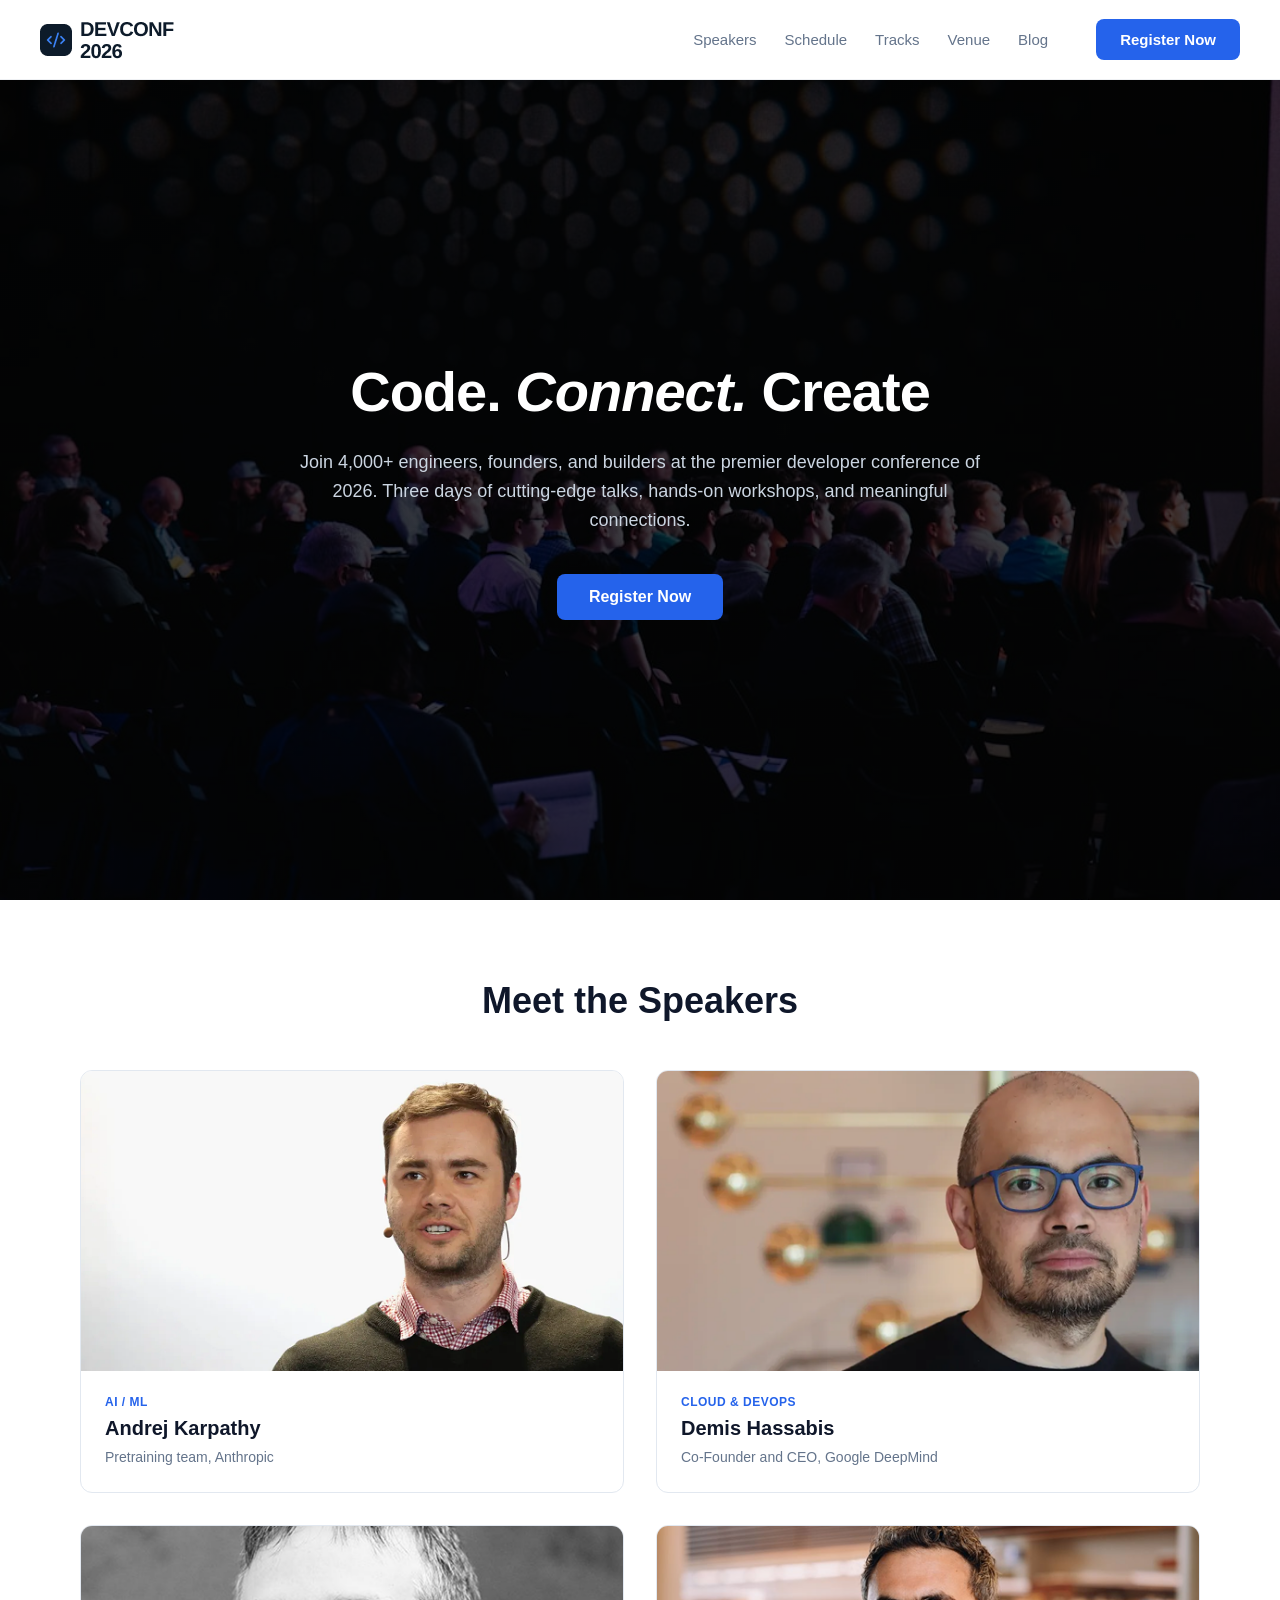
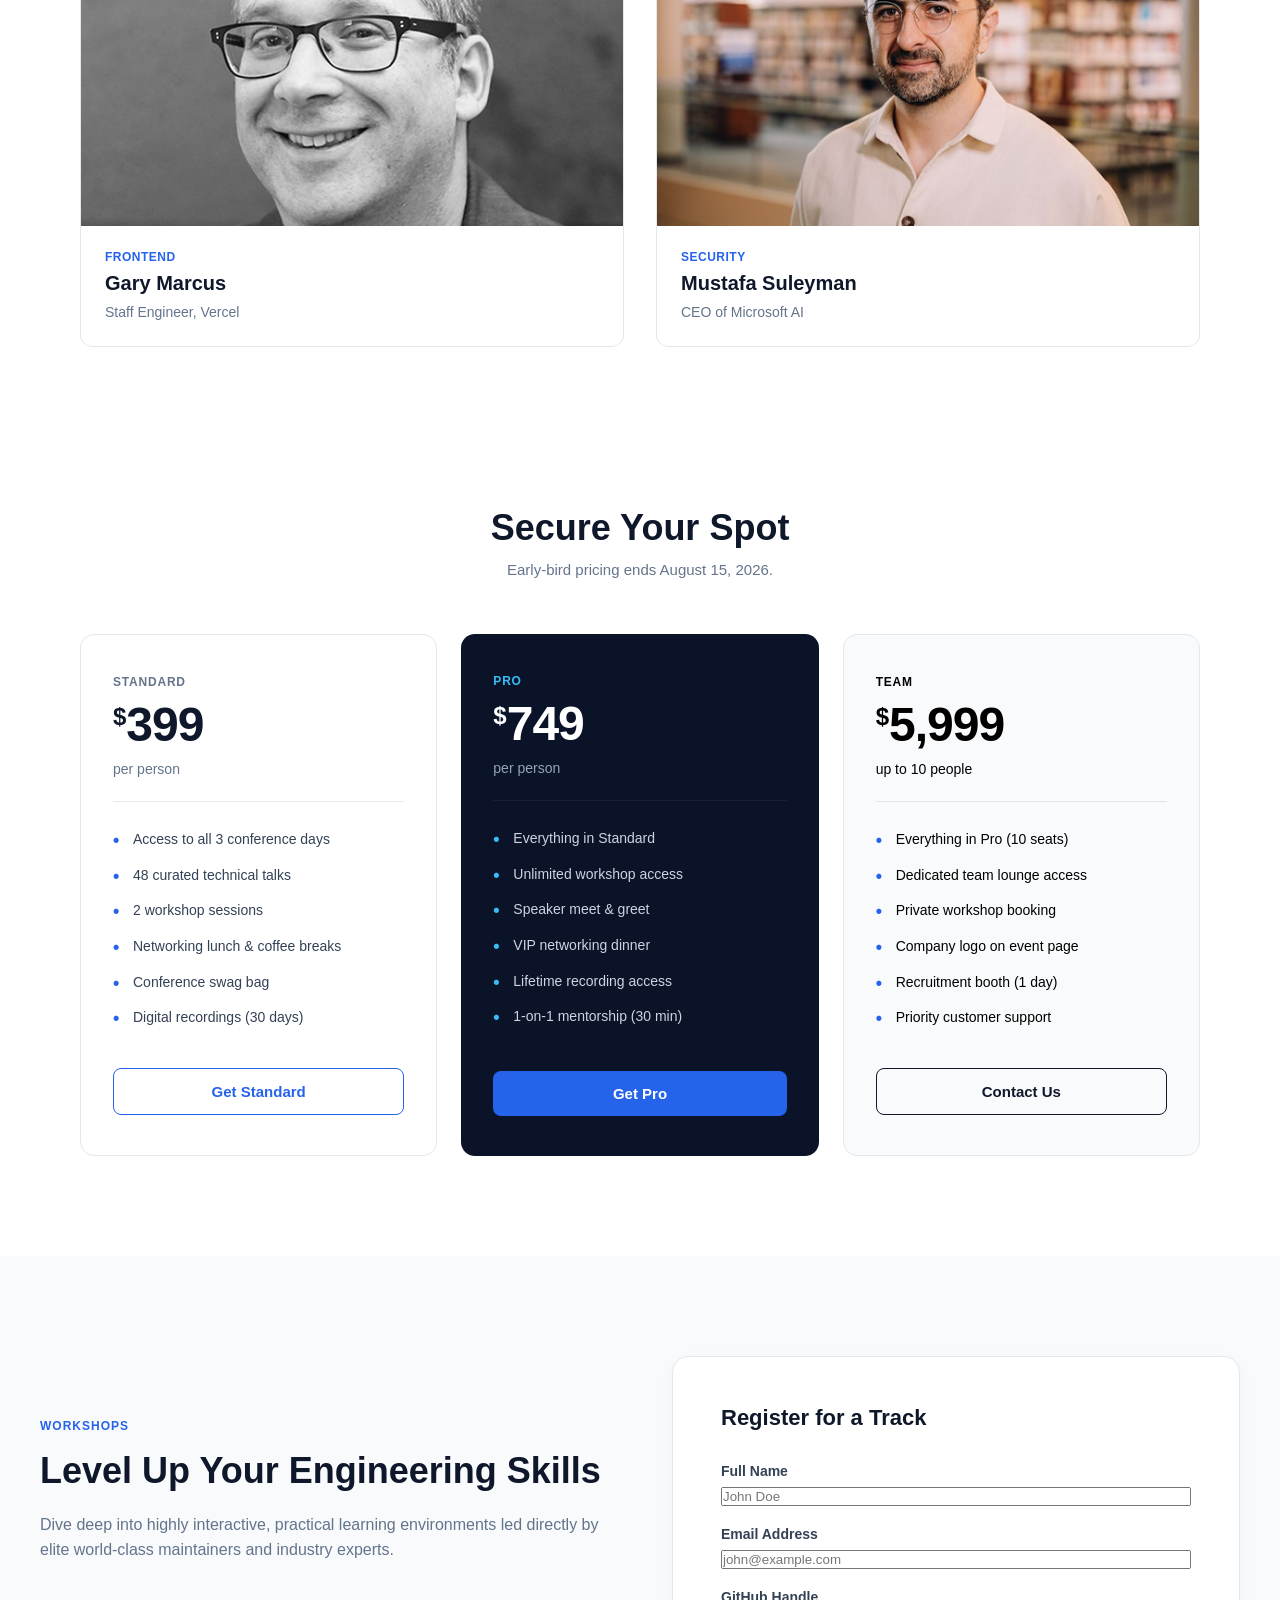
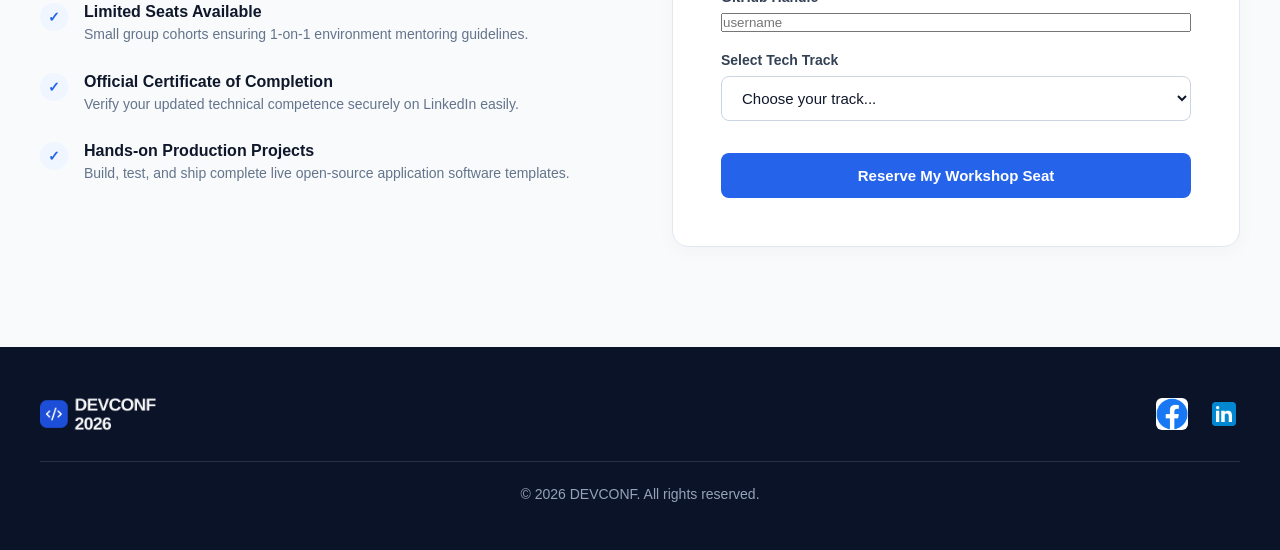
<file: index.html>
<!DOCTYPE html>
<html lang="en">
<head>
    <meta charset="UTF-8">
    <meta name="viewport" content="width=device-width, initial-scale=1.0">
    <title>Dev</title>
    <link rel="stylesheet" href="style.css">
</head>
<body>

    <header class="navbar">
        <div class="logo-container">
            <img src="./image/logo.png" alt="Logo" class="navbar-logo">
        </div>

        <nav class="nav-menu">
            <a href="#" class="nav-link">Speakers</a>
            <a href="#" class="nav-link">Schedule</a>
            <a href="#" class="nav-link">Tracks</a>
            <a href="#" class="nav-link">Venue</a>
            <a href="#" class="nav-link">Blog</a>
        </nav>

        <div class="cta-container">
            <button class="btn-register">Register Now</button>
        </div>
    </header>

    <section class="hero-section">
        <div class="hero-content">
            <h1 class="hero-title">Code. <span class="italic-text">Connect.</span> Create</h1>
            <p class="hero-description">
                Join 4,000+ engineers, founders, and builders at the premier developer 
                conference of 2026. Three days of cutting-edge talks, hands-on workshops, 
                and meaningful connections.
            </p>
            <button class="hero-btn">Register Now</button>
        </div>
    </section>

    <section class="speakers-section">
        <h2 class="speakers-section-title">Meet the Speakers</h2>
        
        <div class="speakers-grid">
            <div class="speaker-card">
                <div class="speaker-image-box">
                    <img src="./image/andrej.png" alt="Andrej Karpathy">
                </div>
                <div class="speaker-info">
                    <span class="speaker-track">AI / ML</span>
                    <h3 class="speaker-name">Andrej Karpathy</h3>
                    <p class="speaker-role">Pretraining team, Anthropic</p>
                </div>
            </div>

            <div class="speaker-card">
                <div class="speaker-image-box">
                    <img src="./image/demis.png" alt="Demis Hassabis">
                </div>
                <div class="speaker-info">
                    <span class="speaker-track">Cloud & DevOps</span>
                    <h3 class="speaker-name">Demis Hassabis</h3>
                    <p class="speaker-role">Co-Founder and CEO, Google DeepMind</p>
                </div>
            </div>

            <div class="speaker-card">
                <div class="speaker-image-box">
                    <img src="./image/gary.png" alt="Gary Marcus">
                </div>
                <div class="speaker-info">
                    <span class="speaker-track">Frontend</span>
                    <h3 class="speaker-name">Gary Marcus</h3>
                    <p class="speaker-role">Staff Engineer, Vercel</p>
                </div>
            </div>

            <div class="speaker-card">
                <div class="speaker-image-box">
                    <img src="./image/mustafa.png" alt="Mustafa Suleyman">
                </div>
                <div class="speaker-info">
                    <span class="speaker-track">Security</span>
                    <h3 class="speaker-name">Mustafa Suleyman</h3>
                    <p class="speaker-role">CEO of Microsoft AI</p>
                </div>
            </div>
        </div>
    </section>

    <section class="pricing-section">
        <div class="pricing-header">
            <h2 class="pricing-section-title">Secure Your Spot</h2>
            <p class="pricing-section-subtitle">Early-bird pricing ends August 15, 2026.</p>
        </div>

        <div class="pricing-grid">
            <div class="pricing-card card-standard">
                <div class="card-top">
                    <span class="tier-label">Standard</span>
                    <div class="price-box">
                        <span class="currency">$</span><span class="amount">399</span>
                    </div>
                    <span class="per-text">per person</span>
                </div>
                <ul class="feature-list">
                    <li>Access to all 3 conference days</li>
                    <li>48 curated technical talks</li>
                    <li>2 workshop sessions</li>
                    <li>Networking lunch & coffee breaks</li>
                    <li>Conference swag bag</li>
                    <li>Digital recordings (30 days)</li>
                </ul>
                <button class="btn-tier btn-outline-blue">Get Standard</button>
            </div>

            <div class="pricing-card card-pro">
                <div class="card-top">
                    <span class="tier-label">Pro</span>
                    <div class="price-box">
                        <span class="currency">$</span><span class="amount">749</span>
                    </div>
                    <span class="per-text">per person</span>
                </div>
                <ul class="feature-list">
                    <li>Everything in Standard</li>
                    <li>Unlimited workshop access</li>
                    <li>Speaker meet & greet</li>
                    <li>VIP networking dinner</li>
                    <li>Lifetime recording access</li>
                    <li>1-on-1 mentorship (30 min)</li>
                </ul>
                <button class="btn-tier btn-solid-blue">Get Pro</button>
            </div>

            <div class="pricing-card card-team">
                <div class="card-top">
                    <span class="tier-label">Team</span>
                    <div class="price-box">
                        <span class="currency">$</span><span class="amount">5,999</span>
                    </div>
                    <span class="per-text">up to 10 people</span>
                </div>
                <ul class="feature-list">
                    <li>Everything in Pro (10 seats)</li>
                    <li>Dedicated team lounge access</li>
                    <li>Private workshop booking</li>
                    <li>Company logo on event page</li>
                    <li>Recruitment booth (1 day)</li>
                    <li>Priority customer support</li>
                </ul>
                <button class="btn-tier btn-outline-dark">Contact Us</button>
            </div>
        </div>
    </section>

    <section class="registration-section">
        <div class="registration-container">
            <div class="registration-perks">
                <div class="perks-badge">WORKSHOPS</div>
                <h2 class="perks-title">Level Up Your Engineering Skills</h2>
                <p class="perks-desc">Dive deep into highly interactive, practical learning environments led directly by elite world-class maintainers and industry experts.</p>
                
                <ul class="perks-list">
                    <li>
                        <span class="check-icon">✓</span>
                        <div>
                            <strong>Limited Seats Available</strong>
                            <p>Small group cohorts ensuring 1-on-1 environment mentoring guidelines.</p>
                        </div>
                    </li>
                    <li>
                        <span class="check-icon">✓</span>
                        <div>
                            <strong>Official Certificate of Completion</strong>
                            <p>Verify your updated technical competence securely on LinkedIn easily.</p>
                        </div>
                    </li>
                    <li>
                        <span class="check-icon">✓</span>
                        <div>
                            <strong>Hands-on Production Projects</strong>
                            <p>Build, test, and ship complete live open-source application software templates.</p>
                        </div>
                    </li>
                </ul>
            </div>

            <div class="registration-form-card">
                <h3 class="form-card-title">Register for a Track</h3>
                <form class="workshop-form" action="#" method="POST">
                    <div class="form-group">
                        <label for="full-name">Full Name</label>
                        <input type="text" id="full-name" name="name" placeholder="John Doe" required>
                    </div>

                    <div class="form-group">
                        <label for="email-addr">Email Address</label>
                        <input type="email" id="email-addr" name="email" placeholder="john@example.com" required>
                    </div>

                    <div class="form-group">
                        <label for="github-user">GitHub Handle</label>
                        <input type="text" id="github-user" name="github" placeholder="username" required>
                    </div>

                    <div class="form-group">
                        <label for="tech-track">Select Tech Track</label>
                        <div class="select-wrapper">
                            <select id="tech-track" name="track" required>
                                <option value="" disabled selected>Choose your track...</option>
                                <option value="ai-ml">AI / ML Track</option>
                                <option value="cloud-devops">Cloud & DevOps Track</option>
                                <option value="frontend">Frontend Architecture Track</option>
                                <option value="security">Advanced Security Track</option>
                            </select>
                        </div>
                    </div>

                    <button type="submit" class="btn-form-submit">Reserve My Workshop Seat</button>
                </form>
            </div>
        </div>
    </section>

    <footer class="site-footer">
        <div class="footer-container">
            <div class="footer-top-row">
                <div class="footer-brand">
                    <img src="./image/footer-logo.png" alt="DEVCONF Logo" class="footer-logo">
                </div>
                
                <div class="footer-socials">
                        <img src="./image/facebook-logo-preview.jpg" alt="Facebook" class="social-icon">
                        <img src="./image/icons8-linkedin-48.png" alt="LinkedIn" class="social-icon">
                    </a>
                </div>
            </div>

            <hr class="footer-divider">

            <div class="footer-bottom-row">
                <p class="footer-copyright">&copy; 2026 DEVCONF. All rights reserved.</p>
            </div>
        </div>
    </footer>

</body>
</html>
</file>
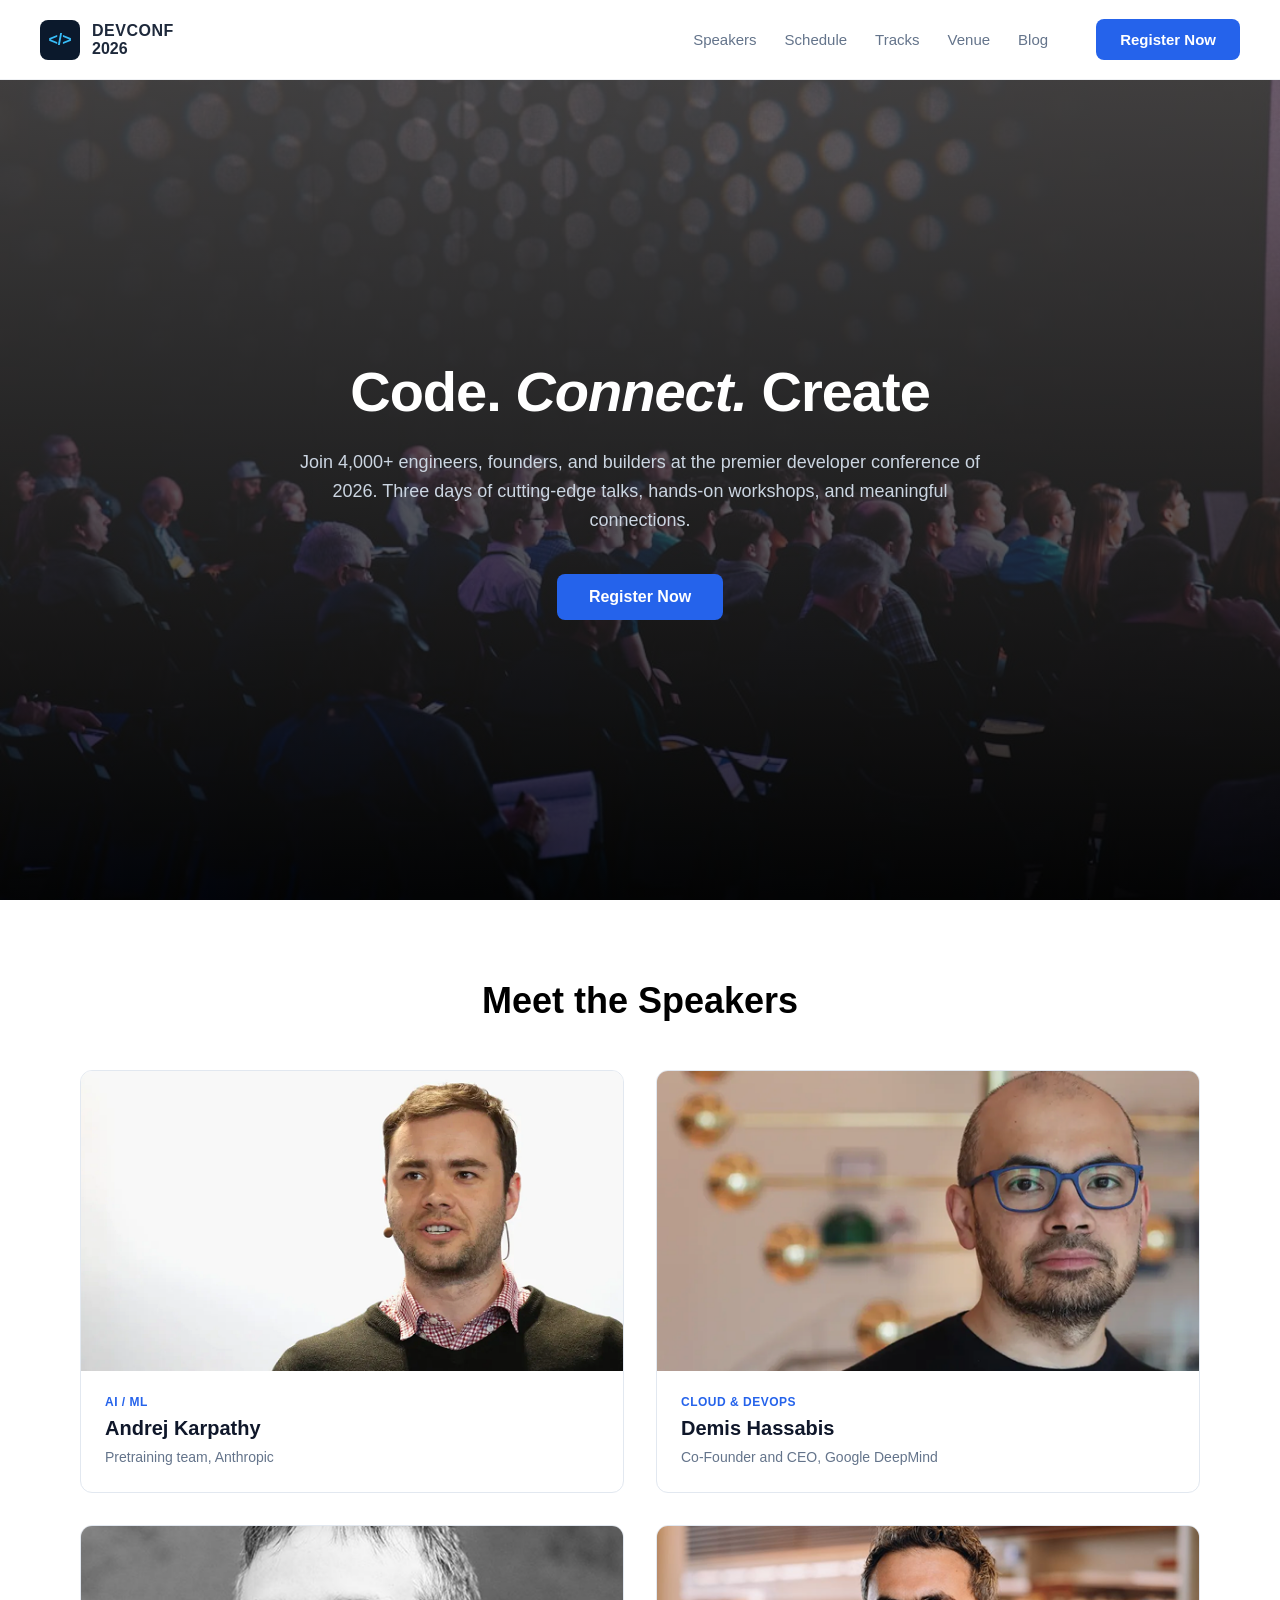
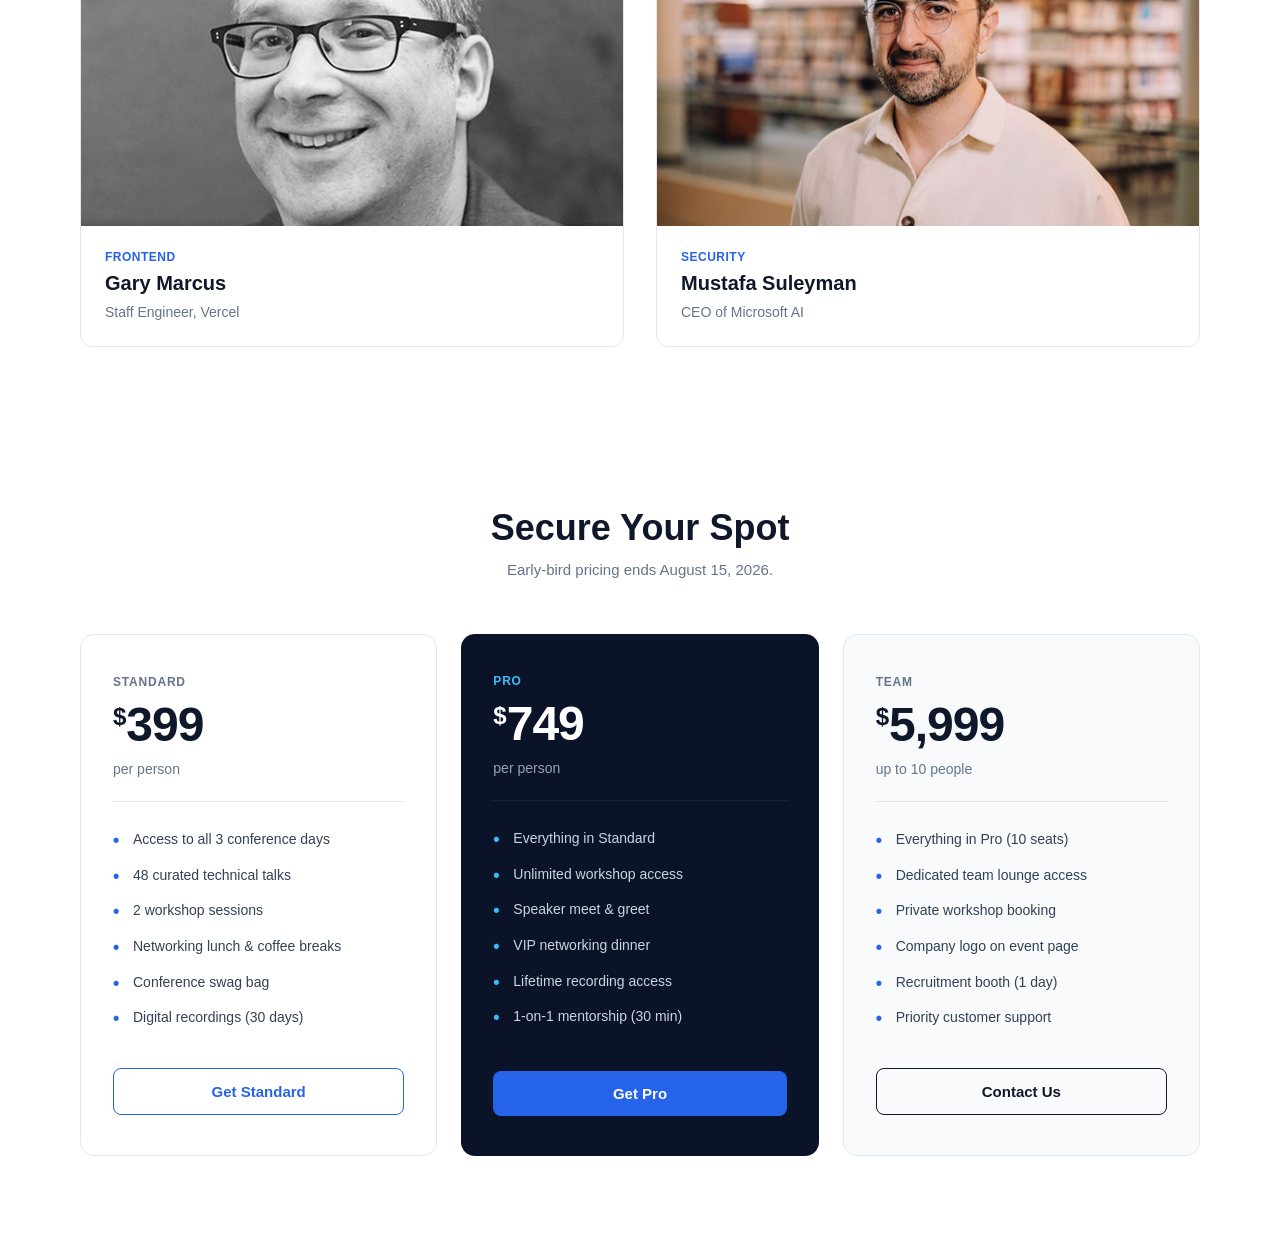
<file: b14-assignment1/index.html>
<!DOCTYPE html>
<html lang="en">
<head>
    <meta charset="UTF-8">
    <meta name="viewport" content="width=device-width, initial-scale=1.0">
    <title>DEVCONF 2026 Portfolio</title>
    <link rel="stylesheet" href="style.css">
</head>
<body>

    <header class="navbar">
        <div class="logo-container">
            <div class="logo-icon">
                <span>&lt;/&gt;</span>
            </div>
            <div class="logo-text">
                <span class="logo-title">DEVCONF</span>
                <span class="logo-year">2026</span>
            </div>
        </div>

        <nav class="nav-menu">
            <a href="#" class="nav-link">Speakers</a>
            <a href="#" class="nav-link">Schedule</a>
            <a href="#" class="nav-link">Tracks</a>
            <a href="#" class="nav-link">Venue</a>
            <a href="#" class="nav-link">Blog</a>
        </nav>

        <div class="cta-container">
            <button class="btn-register">Register Now</button>
        </div>
    </header>

    <section class="hero-section">
        <div class="hero-content">
            <h1 class="hero-title">Code. <span class="italic-text">Connect.</span> Create</h1>
            <p class="hero-description">
                Join 4,000+ engineers, founders, and builders at the premier developer 
                conference of 2026. Three days of cutting-edge talks, hands-on workshops, 
                and meaningful connections.
            </p>
            <button class="hero-btn">Register Now</button>
        </div>
    </section>

    <section class="speakers-section">
        <h2 class="speakers-section-title">Meet the Speakers</h2>
        
        <div class="speakers-grid">
            <div class="speaker-card">
                <div class="speaker-image-box">
                    <img src="./image/andrej.png" alt="Andrej Karpathy">
                </div>
                <div class="speaker-info">
                    <span class="speaker-track">AI / ML</span>
                    <h3 class="speaker-name">Andrej Karpathy</h3>
                    <p class="speaker-role">Pretraining team, Anthropic</p>
                </div>
            </div>

            <div class="speaker-card">
                <div class="speaker-image-box">
                    <img src="./image/demis.png" alt="Demis Hassabis">
                </div>
                <div class="speaker-info">
                    <span class="speaker-track">Cloud & DevOps</span>
                    <h3 class="speaker-name">Demis Hassabis</h3>
                    <p class="speaker-role">Co-Founder and CEO, Google DeepMind</p>
                </div>
            </div>

            <div class="speaker-card">
                <div class="speaker-image-box">
                    <img src="./image/gary.png" alt="Gary Marcus">
                </div>
                <div class="speaker-info">
                    <span class="speaker-track">Frontend</span>
                    <h3 class="speaker-name">Gary Marcus</h3>
                    <p class="speaker-role">Staff Engineer, Vercel</p>
                </div>
            </div>

            <div class="speaker-card">
                <div class="speaker-image-box">
                    <img src="./image/mustafa.png" alt="Mustafa Suleyman">
                </div>
                <div class="speaker-info">
                    <span class="speaker-track">Security</span>
                    <h3 class="speaker-name">Mustafa Suleyman</h3>
                    <p class="speaker-role">CEO of Microsoft AI</p>
                </div>
            </div>
        </div>
    </section>

    <section class="pricing-section">
        <div class="pricing-header">
            <h2 class="pricing-section-title">Secure Your Spot</h2>
            <p class="pricing-section-subtitle">Early-bird pricing ends August 15, 2026.</p>
        </div>

        <div class="pricing-grid">
            <div class="pricing-card card-standard">
                <div class="card-top">
                    <span class="tier-label">Standard</span>
                    <div class="price-box">
                        <span class="currency">$</span><span class="amount">399</span>
                    </div>
                    <span class="per-text">per person</span>
                </div>
                <ul class="feature-list">
                    <li>Access to all 3 conference days</li>
                    <li>48 curated technical talks</li>
                    <li>2 workshop sessions</li>
                    <li>Networking lunch & coffee breaks</li>
                    <li>Conference swag bag</li>
                    <li>Digital recordings (30 days)</li>
                </ul>
                <button class="btn-tier btn-outline-blue">Get Standard</button>
            </div>

            <div class="pricing-card card-pro">
                <div class="card-top">
                    <span class="tier-label">Pro</span>
                    <div class="price-box">
                        <span class="currency">$</span><span class="amount">749</span>
                    </div>
                    <span class="per-text">per person</span>
                </div>
                <ul class="feature-list">
                    <li>Everything in Standard</li>
                    <li>Unlimited workshop access</li>
                    <li>Speaker meet & greet</li>
                    <li>VIP networking dinner</li>
                    <li>Lifetime recording access</li>
                    <li>1-on-1 mentorship (30 min)</li>
                </ul>
                <button class="btn-tier btn-solid-blue">Get Pro</button>
            </div>

            <div class="pricing-card card-team">
                <div class="card-top">
                    <span class="tier-label">Team</span>
                    <div class="price-box">
                        <span class="currency">$</span><span class="amount">5,999</span>
                    </div>
                    <span class="per-text">up to 10 people</span>
                </div>
                <ul class="feature-list">
                    <li>Everything in Pro (10 seats)</li>
                    <li>Dedicated team lounge access</li>
                    <li>Private workshop booking</li>
                    <li>Company logo on event page</li>
                    <li>Recruitment booth (1 day)</li>
                    <li>Priority customer support</li>
                </ul>
                <button class="btn-tier btn-outline-dark">Contact Us</button>
            </div>
        </div>
    </section>

</body>
</html>
</file>
<file: style.css>
/*basic styles */
* {
    margin: 0;
    padding: 0;
    box-sizing: border-box;
}

body
{
    font-family: 'Inter', sans-serif;
    background-color: #ffffff;
    overflow-x: hidden;
}

.navbar
{
    display: flex;
    justify-content: space-between;
    align-items: center;
    background-color: #ffffff;
    padding: 16px 40px;
    height: 80px;
    width: 100%;
    border-bottom: 1px solid #eef0f3;
    position: relative;
    z-index: 10;
}

/* logo*/
.logo-container 
{
    display: flex;
    align-items: center;
}

/* image*/

.navbar-logo
{
    height: 44px; 
    width: auto;
    object-fit: contain;
    display: block;
}

/* Navigation Links */

.nav-menu
{
    display: flex;
    gap: 28px;
    margin-left: auto;
    margin-right: 48px;
}

.nav-link
{
    text-decoration: none;
    color: #64748b;
    font-size: 15px;
    font-weight: 500;
    transition: color 0.2s ease;
}

.nav-link:hover
{
    color: #0f172a;
}

.cta-container
{
    display: flex;
    align-items: center;
}

.btn-register
{
    background-color: #2563eb;
    color: #ffffff;
    font-size: 15px;
    font-weight: 600;
    padding: 12px 24px;
    border: none;
    border-radius: 8px;
    cursor: pointer;
    transition: background-color 0.2s ease;
}

.btn-register:hover
{
    background-color: #1d4ed8;
}

.hero-section
{
    position: relative;
    height: calc(100vh - 80px);
    min-height: 500px;
    background: linear-gradient(rgba(0, 0, 0, 0.75), rgba(0, 0, 0, 0.75)), url('./image/banner.jpg');
    background-size: cover;
    background-position: center;
    background-repeat: no-repeat;
    display: flex;
    justify-content: center;
    align-items: center;
    text-align: center;
    padding: 0 20px;
}

.hero-content
{
    max-width: 800px;
    display: flex;
    flex-direction: column;
    align-items: center;
}

.hero-title
{
    color: #ffffff;
    font-size: 56px;
    font-weight: 700;
    letter-spacing: -1px;
    margin-bottom: 24px;
    line-height: 1.15;
}

.hero-title .italic-text
{
    font-style: italic;
    font-weight: 700;
}

.hero-description
{
    color: #cbd5e1;
    font-size: 18px;
    line-height: 1.6;
    margin-bottom: 40px;
    max-width: 680px;
}

.hero-btn
{
    background-color: #2563eb;
    color: #ffffff;
    font-size: 16px;
    font-weight: 600;
    padding: 14px 32px;
    border: none;
    border-radius: 8px;
    cursor: pointer;
    transition: background-color 0.2s ease, transform 0.1s ease;
}

.hero-btn:hover
{
    background-color: #1d4ed8;
}

/* Meet Section */

.speakers-section
{
    padding: 80px 40px;
    max-width: 1200px;
    margin: 0 auto;
}

.speakers-section-title
{
    text-align: center;
    font-size: 36px;
    color: #0f172a;
    font-weight: 700;
    margin-bottom: 48px;
}

.speakers-grid
{
    display: grid;
    grid-template-columns: repeat(2, 1fr);
    gap: 32px;
}

.speaker-card
{
    background-color: #ffffff;
    border: 1px solid #e2e8f0;
    border-radius: 12px;
    overflow: hidden;
    display: flex;
    flex-direction: column;
}

.speaker-image-box
{
    width: 100%;
    height: 300px;
    overflow: hidden;
    background-color: #f1f5f9;
}

.speaker-image-box img
{
    width: 100%;
    height: 100%;
    object-fit: cover;
    display: block;
}

.speaker-info
{
    padding: 24px;
    display: flex;
    flex-direction: column;
    gap: 8px;
}

.speaker-track
{
    color: #2563eb;
    text-transform: uppercase;
    font-weight: 600;
    font-size: 12px;
    letter-spacing: 0.5px;
}

.speaker-name
{
    color: #0f172a;
    font-size: 20px;
    font-weight: 700;
}

.speaker-role
{
    color: #64748b;
    font-size: 14px;
    line-height: 1.4;
}

.pricing-section
{
    padding: 80px 40px 100px 40px;
    max-width: 1200px;
    margin: 0 auto;
}

.pricing-header
{
    text-align: center;
    margin-bottom: 56px;
}

.pricing-section-title
{
    font-size: 36px;
    color: #0f172a;
    font-weight: 700;
    margin-bottom: 12px;
}

.pricing-section-subtitle
{
    font-size: 15px;
    color: #64748b;
}

.pricing-grid
{
    display: grid;
    grid-template-columns: repeat(3, 1fr);
    gap: 24px;
    align-items: stretch;
}

.pricing-card
{
    border-radius: 14px;
    padding: 40px 32px;
    display: flex;
    flex-direction: column;
    justify-content: space-between;
}

.card-top
{
    display: flex;
    flex-direction: column;
    gap: 12px;
    border-bottom: 1px solid rgba(100, 116, 139, 0.15);
    padding-bottom: 24px;
    margin-bottom: 28px;
}

.tier-label
{
    text-transform: uppercase;
    font-weight: 600;
    font-size: 12px;
    letter-spacing: 0.8px;
}

/*Price Box*/

.price-box
{
    display: flex;
    align-items: flex-start;
    line-height: 1;
}

.price-box .currency
{
    font-size: 24px;
    font-weight: 700;
    margin-top: 4px;
}

.price-box .amount
{
    font-size: 48px;
    font-weight: 700;
    letter-spacing: -1px;
}

.per-text
{
    font-size: 14px;
}

.feature-list
{
    list-style: none;
    display: flex;
    flex-direction: column;
    gap: 16px;
    margin-bottom: 40px;
    flex-grow: 1;
}

.feature-list li
{
    font-size: 14px;
    position: relative;
    padding-left: 20px;
    line-height: 1.4;
}

.feature-list li::before
{
    content: "•";
    color: #2563eb;
    font-weight: bold;
    font-size: 18px;
    position: absolute;
    left: 0;
    top: -2px;
}

.btn-tier
{
    width: 100%;
    padding: 14px;
    font-size: 15px;
    font-weight: 600;
    border-radius: 8px;
    cursor: pointer;
    transition: all 0.2s ease;
    text-align: center;
}

/*Standard Card  */

.card-standard
{
    background-color: #ffffff;
    border: 1px solid #e2e8f0;
}
.card-standard .tier-label { color: #64748b; }
.card-standard .price-box { color: #0f172a; }
.card-standard .per-text { color: #64748b; }
.card-standard .feature-list li { color: #334155; }

.btn-outline-blue {
    background-color: transparent;
    color: #2563eb;
    border: 1px solid #2563eb;
}
.btn-outline-blue:hover {
    background-color: #eff6ff;
}

/*Pro Card  */
.card-pro {
    background-color: #0b1329;
    border: none;
}
.card-pro .tier-label { color: #38bdf8; }
.card-pro .price-box { color: #ffffff; }
.card-pro .per-text { color: #94a3b8; }
.card-pro .feature-list li { color: #cbd5e1; }
.card-pro .feature-list li::before { color: #38bdf8; }

.btn-solid-blue
{
    background-color: #2563eb;
    color: #ffffff;
    border: none;
}
.btn-solid-blue:hover
{
    background-color: #1d4ed8;
}

.card-team
{
    background-color: #f8fafc;
    border: 1px solid #e2e8f0;
}

.btn-outline-dark
{
    background-color: transparent;
    color: #0f172a;
    border: 1px solid #0f172a;
}
.btn-outline-dark:hover
{
    background-color: #f1f5f9;
}

/*Registration Section */

.registration-section
{
    background-color: #f8fafc;
    padding: 100px 40px;
    width: 100%;
}

.registration-container
{
    max-width: 1200px;
    margin: 0 auto;
    display: grid;
    grid-template-columns: 1fr 1fr;
    gap: 64px;
    align-items: center;
}

/* Left Styles */
.registration-perks
{
    display: flex;
    flex-direction: column;
}

.perks-badge
{
    color: #2563eb;
    font-size: 12px;
    font-weight: 700;
    letter-spacing: 1px;
    margin-bottom: 16px;
}

.perks-title
{
    font-size: 36px;
    color: #0f172a;
    font-weight: 700;
    line-height: 1.2;
    margin-bottom: 20px;
}

.perks-desc
{
    font-size: 16px;
    color: #64748b;
    line-height: 1.6;
    margin-bottom: 40px;
}

.perks-list
{
    list-style: none;
    display: flex;
    flex-direction: column;
    gap: 28px;
}

.perks-list li
{
    display: flex;
    gap: 16px;
    align-items: flex-start;
}

.perks-list .check-icon
{
    background-color: #eff6ff;
    color: #2563eb;
    width: 28px;
    height: 28px;
    border-radius: 50%;
    display: flex;
    justify-content: center;
    align-items: center;
    font-weight: bold;
    font-size: 14px;
    flex-shrink: 0;
}

.perks-list strong
{
    display: block;
    font-size: 16px;
    color: #0f172a;
    margin-bottom: 4px;
}

.perks-list p
{
    font-size: 14px;
    color: #64748b;
    line-height: 1.4;
}

/* Registration Section */

.registration-form-card
{
    background-color: #ffffff;
    border: 1px solid #e2e8f0;
    border-radius: 16px;
    padding: 48px;
    box-shadow: 0 4px 20px rgba(15, 23, 42, 0.03);
}

.form-card-title
{
    font-size: 22px;
    color: #0f172a;
    font-weight: 700;
    margin-bottom: 32px;
}

.workshop-form
{
    display: flex;
    flex-direction: column;
    gap: 20px;
}

.form-group
{
    display: flex;
    flex-direction: column;
    gap: 8px;
}

.form-group label
{
    font-size: 14px;
    font-weight: 600;
    color: #334155;
}

.form-group select
{
    width: 100%;
    padding: 12px 16px;
    font-size: 15px;
    border: 1px solid #cbd5e1;
    border-radius: 8px;
    background-color: #ffffff;
    color: #0f172a;
    font-family: inherit;
    transition: border-color 0.2s ease;
}

.form-group select:focus
{
    outline: none;
    border-color: #2563eb;
}

.btn-form-submit
{
    background-color: #2563eb;
    color: #ffffff;
    font-size: 15px;
    font-weight: 600;
    padding: 14px;
    border: none;
    border-radius: 8px;
    cursor: pointer;
    transition: background-color 0.2s ease;
    margin-top: 12px;
    text-align: center;
}

.btn-form-submit:hover
{
    background-color: #1d4ed8;
}

/*Footer Section*/

.site-footer
{
    background-color: #0b1329;
    padding: 48px 40px;
    width: 100%;
}

.footer-container
{
    max-width: 1200px;
    margin: 0 auto;
    display: flex;
    flex-direction: column;
}

.footer-top-row
{
    display: flex;
    justify-content: space-between;
    align-items: center;
    padding-bottom: 28px;
}

.footer-logo
{
    height: 38px;
    width: auto;
    object-fit: contain;
    display: block;
}

.footer-socials
{
    display: flex;
    align-items: center;
    gap: 20px;
}

.social-icon
{
    width: 32px;
    height: 32px;
    object-fit: cover;
    border-radius: 6px;
    display: block;
}

/* Horizontal line */

.footer-divider
{
    border: none;
    border-top: 1px solid rgba(255, 255, 255, 0.12); 
    margin: 0 0 24px 0;
    width: 100%;
}

.footer-bottom-row
{
    text-align: center;
}

.footer-copyright
{
    color: #94a3b8;
    font-size: 14px;
    font-weight: 400;
}
</file>
<file: b14-assignment1/style.css>
/* Reset basic styles */
* {
    margin: 0;
    padding: 0;
    box-sizing: border-box;
}

body {
    font-family: 'Inter', sans-serif;
    background-color: #ffffff;
    overflow-x: hidden;
}

/* Navbar Layout Container */
.navbar {
    display: flex;
    justify-content: space-between;
    align-items: center;
    background-color: #ffffff;
    padding: 16px 40px;
    height: 80px;
    width: 100%;
    border-bottom: 1px solid #eef0f3;
    position: relative;
    z-index: 10;
}

/* Logo Styles */
.logo-container {
    display: flex;
    align-items: center;
    gap: 12px;
}

.logo-icon {
    background-color: #0b192c;
    color: #38bdf8;
    width: 40px;
    height: 40px;
    border-radius: 8px;
    display: flex;
    justify-content: center;
    align-items: center;
    font-weight: 700;
    font-size: 16px;
}

.logo-text {
    display: flex;
    flex-direction: column;
    line-height: 1.1;
}

.logo-title {
    color: #1e293b;
    font-weight: 700;
    font-size: 16px;
    letter-spacing: 0.5px;
}

.logo-year {
    color: #1e293b;
    font-weight: 700;
    font-size: 16px;
}

/* Navigation Links */
.nav-menu {
    display: flex;
    gap: 28px;
    margin-left: auto;
    margin-right: 48px;
}

.nav-link {
    text-decoration: none;
    color: #64748b;
    font-size: 15px;
    font-weight: 500;
    transition: color 0.2s ease;
}

.nav-link:hover {
    color: #1e293b;
}

/* Register Button Styles (Navbar) */
.cta-container {
    display: flex;
    align-items: center;
}

.btn-register {
    background-color: #2563eb;
    color: #ffffff;
    font-size: 15px;
    font-weight: 600;
    padding: 12px 24px;
    border: none;
    border-radius: 8px;
    cursor: pointer;
    transition: background-color 0.2s ease;
}

.btn-register:hover {
    background-color: #1d4ed8;
}

/* ==========================================
   Hero / Banner Section Styles
   ========================================== */
.hero-section {
    position: relative;
    height: calc(100vh - 80px);
    min-height: 500px;
    background: linear-gradient(rgba(82, 79, 79, 0.75), rgba(0, 0, 0, 0.75)), url('./image/banner.jpg');
    background-size: cover;
    background-position: center;
    background-repeat: no-repeat;
    display: flex;
    justify-content: center;
    align-items: center;
    text-align: center;
    padding: 0 20px;
}

.hero-content {
    max-width: 800px;
    display: flex;
    flex-direction: column;
    align-items: center;
}

.hero-title {
    color: #ffffff;
    font-size: 56px;
    font-weight: 700;
    letter-spacing: -1px;
    margin-bottom: 24px;
    line-height: 1.15;
}

.hero-title .italic-text {
    font-style: italic;
    font-weight: 700;
}

.hero-description {
    color: #cbd5e1;
    font-size: 18px;
    line-height: 1.6;
    margin-bottom: 40px;
    max-width: 680px;
}

.hero-btn {
    background-color: #2563eb;
    color: #ffffff;
    font-size: 16px;
    font-weight: 600;
    padding: 14px 32px;
    border: none;
    border-radius: 8px;
    cursor: pointer;
    transition: background-color 0.2s ease, transform 0.1s ease;
}

.hero-btn:hover {
    background-color: #1d4ed8;
}

/* ==========================================
   Meet the Speakers Section Styles
   ========================================== */
.speakers-section {
    padding: 80px 40px;
    max-width: 1200px;
    margin: 0 auto;
}

.speakers-section-title {
    text-align: center;
    font-size: 36px;
    color: #000000;
    font-weight: 700;
    margin-bottom: 48px;
}

.speakers-grid {
    display: grid;
    grid-template-columns: repeat(2, 1fr);
    gap: 32px;
}

.speaker-card {
    background-color: #ffffff;
    border: 1px solid #e2e8f0;
    border-radius: 12px;
    overflow: hidden;
    display: flex;
    flex-direction: column;
}

.speaker-image-box {
    width: 100%;
    height: 300px;
    overflow: hidden;
    background-color: #f1f5f9;
}

.speaker-image-box img {
    width: 100%;
    height: 100%;
    object-fit: cover;
    display: block;
}

.speaker-info {
    padding: 24px;
    display: flex;
    flex-direction: column;
    gap: 8px;
}

.speaker-track {
    color: #2563eb;
    text-transform: uppercase;
    font-weight: 600;
    font-size: 12px;
    letter-spacing: 0.5px;
}

.speaker-name {
    color: #0f172a;
    font-size: 20px;
    font-weight: 700;
}

.speaker-role {
    color: #64748b;
    font-size: 14px;
    line-height: 1.4;
}

/* ==========================================
   Secure Your Spot Pricing Section Styles
   ========================================== */
.pricing-section {
    padding: 80px 40px 100px 40px;
    max-width: 1200px;
    margin: 0 auto;
}

.pricing-header {
    text-align: center;
    margin-bottom: 56px;
}

.pricing-section-title {
    font-size: 36px;
    color: #0f172a;
    font-weight: 700;
    margin-bottom: 12px;
}

.pricing-section-subtitle {
    font-size: 15px;
    color: #64748b;
}

/* 3-Column horizontal flexible pricing cards layout */
.pricing-grid {
    display: grid;
    grid-template-columns: repeat(3, 1fr);
    gap: 24px;
    align-items: stretch;
}

/* Generic Card Baseline Setup */
.pricing-card {
    border-radius: 14px;
    padding: 40px 32px;
    display: flex;
    flex-direction: column;
    justify-content: space-between;
}

.card-top {
    display: flex;
    flex-direction: column;
    gap: 12px;
    border-bottom: 1px solid rgba(100, 116, 139, 0.15);
    padding-bottom: 24px;
    margin-bottom: 28px;
}

.tier-label {
    text-transform: uppercase;
    font-weight: 600;
    font-size: 12px;
    letter-spacing: 0.8px;
}

.price-box {
    display: flex;
    align-items: flex-start;
    line-height: 1;
}

.price-box .currency {
    font-size: 24px;
    font-weight: 700;
    margin-top: 4px;
}

.price-box .amount {
    font-size: 48px;
    font-weight: 700;
    letter-spacing: -1px;
}

.per-text {
    font-size: 14px;
}

/* Feature Lists & Blue Custom Bullet Styles */
.feature-list {
    list-style: none;
    display: flex;
    flex-direction: column;
    gap: 16px;
    margin-bottom: 40px;
    flex-grow: 1; /* Pushes button systematically to the baseline */
}

.feature-list li {
    font-size: 14px;
    position: relative;
    padding-left: 20px;
    line-height: 1.4;
}

/* Generates custom color-accurate bullet icons directly via CSS pseudo-selectors */
.feature-list li::before {
    content: "•";
    color: #2563eb;
    font-weight: bold;
    font-size: 18px;
    position: absolute;
    left: 0;
    top: -2px;
}

/* Generic baseline configuration for Tier Buttons */
.btn-tier {
    width: 100%;
    padding: 14px;
    font-size: 15px;
    font-weight: 600;
    border-radius: 8px;
    cursor: pointer;
    transition: all 0.2s ease;
    text-align: center;
}

/* Specific Card Themes & Custom Variations */
/* 1. Standard (White Background with subtle border) */
.card-standard {
    background-color: #ffffff;
    border: 1px solid #e2e8f0;
}
.card-standard .tier-label { color: #64748b; }
.card-standard .price-box { color: #0f172a; }
.card-standard .per-text { color: #64748b; }
.card-standard .feature-list li { color: #334155; }

.btn-outline-blue {
    background-color: transparent;
    color: #2563eb;
    border: 1px solid #2563eb;
}
.btn-outline-blue:hover {
    background-color: #eff6ff;
}

/* 2. Pro (Dark Navy Background Highlight Card) */
.card-pro {
    background-color: #0b1329; /* Exact rich deep dark navy color */
    border: none;
}
.card-pro .tier-label { color: #38bdf8; }
.card-pro .price-box { color: #ffffff; }
.card-pro .per-text { color: #94a3b8; }
.card-pro .feature-list li { color: #cbd5e1; }
.card-pro .feature-list li::before { color: #38bdf8; } /* Bright light-blue bullets for dark section layout */

.btn-solid-blue {
    background-color: #2563eb;
    color: #ffffff;
    border: none;
}
.btn-solid-blue:hover {
    background-color: #1d4ed8;
}

/* 3. Team (Light Neutral Background) */
.card-team {
    background-color: #f8fafc;
    border: 1px solid #e2e8f0;
}
.card-team .tier-label { color: #64748b; }
.card-team .price-box { color: #0f172a; }
.card-team .per-text { color: #64748b; }
.card-team .feature-list li { color: #334155; }

.btn-outline-dark {
    background-color: transparent;
    color: #0f172a;
    border: 1px solid #0f172a;
}
.btn-outline-dark:hover {
    background-color: #f1f5f9;
}
</file>
